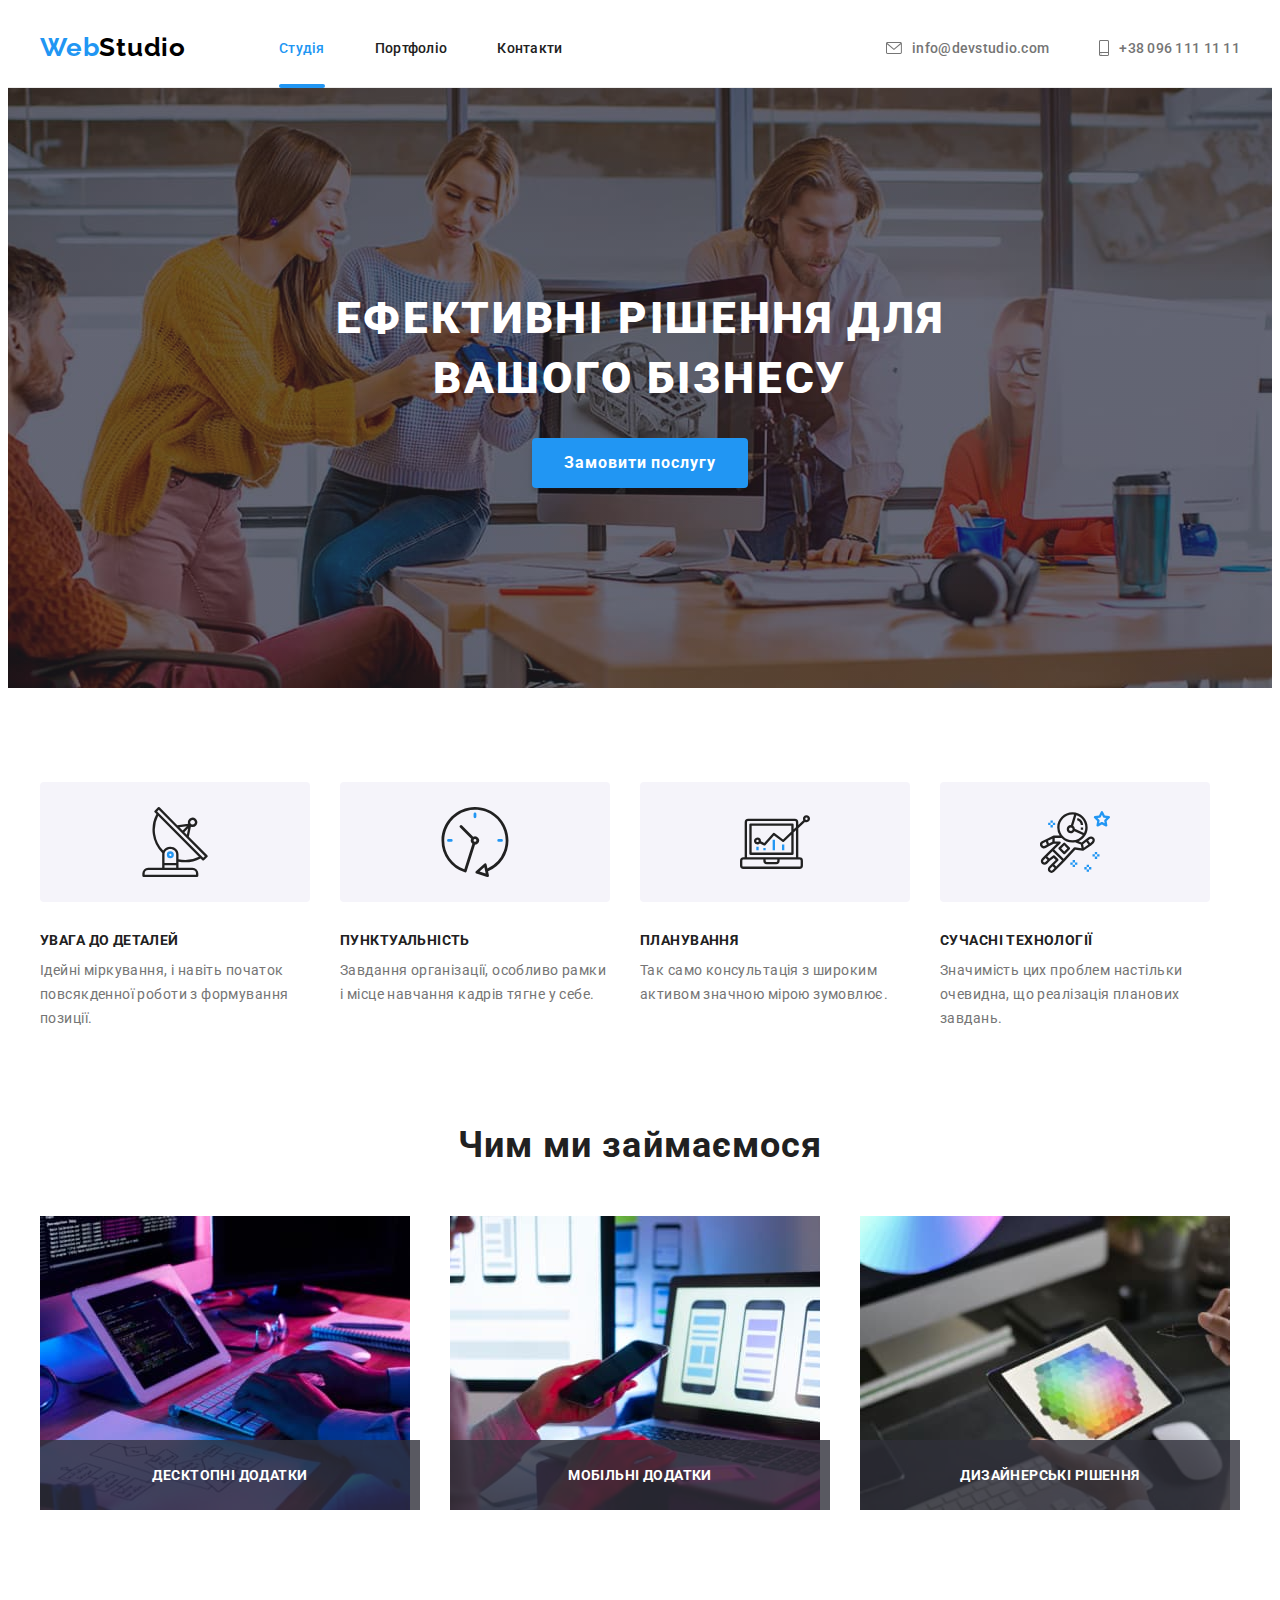
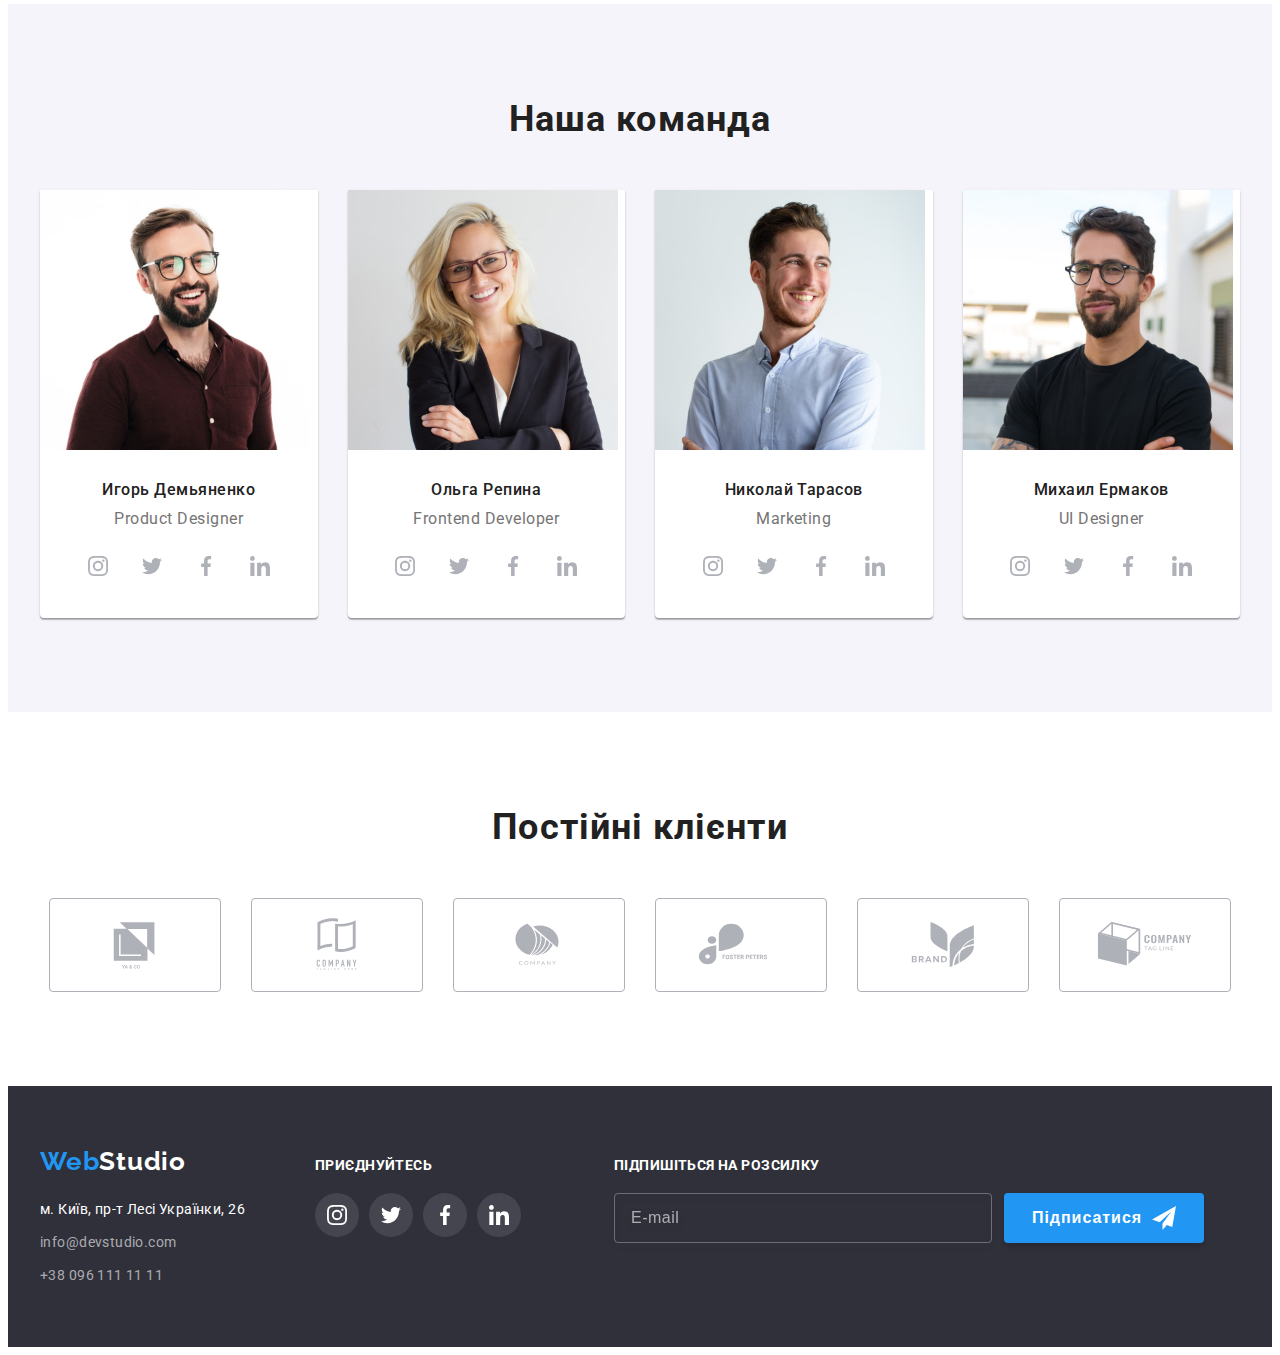
<file: index.html>
<!DOCTYPE html>
<html lang="uk">
  <head>
    <meta charset="UTF-8" />
    <meta http-equiv="X-UA-Compatible" content="IE=edge" />
    <meta name="viewport" content="width=device-width, initial-scale=1.0" />
    <title>Студія</title>
    <link
      rel="stylesheet"
      href="https://cdnjs.cloudflare.com/ajax/libs/modern-normalize/1.1.0/modern-normalize.min.css"
      integrity="sha512-wpPYUAdjBVSE4KJnH1VR1HeZfpl1ub8YT/NKx4PuQ5NmX2tKuGu6U/JRp5y+Y8XG2tV+wKQpNHVUX03MfMFn9Q=="
      crossorigin="anonymous"
      referrerpolicy="no-referrer"
    />
    <link rel="preconnect" href="https://fonts.googleapis.com" />
    <link rel="preconnect" href="https://fonts.gstatic.com" crossorigin />
    <link
      href="https://fonts.googleapis.com/css2?family=Raleway:wght@700&family=Roboto:wght@400;500;700;900&display=swap"
      rel="stylesheet"
    />
    <link rel="stylesheet" href="./css/styles.css" />
  </head>
  <body>
    <header class="header">
      <div class="container header-container">
        <a class="logo-link logo-dark link" href="/"><span class="logo-blue">Web</span>Studio</a>
        <nav class="header-nav">
          <ul class="header-list list">
            <li class="header-item">
              <a class="header-link header-link-current link" href="./index.html">Студія</a>
            </li>
            <li class="header-item">
              <a class="header-link link" href="./portfolio.html">Портфоліо</a>
            </li>
            <li class="header-item">
              <a class="header-link link" href="#contacts">Контакти</a>
            </li>
          </ul>
        </nav>
        <ul class="contacts-list list">
          <li class="contacts-item">
            <a class="contacts-mail link" href="mailto:info@devstudio.com">
              <svg class="contacts-icon" width="16" height="12">
                <use href="./images/icons.svg#envelope"></use>
              </svg>
              <p class="mail">info@devstudio.com</p>
            </a>
          </li>
          <li class="contacts-item">
            <a class="contacts-phone link" href="tel:+380961111111">
              <svg class="contacts-icon" width="10" height="16">
                <use href="./images/icons.svg#smartphone"></use>
              </svg>
              <p class="tel">+38 096 111 11 11</p>
            </a>
          </li>
        </ul>
      </div>
    </header>
    <main>
      <section class="hero hero-section">
        <div class="container">
          <h1 class="main-title">Ефективні рішення для вашого бізнесу</h1>
          <button class="hero-btn" type="button" data-modal-open>Замовити послугу</button>
        </div>
      </section>
      <section class="qualities section">
        <div class="container qualities-container">
          <h2 class="visually-hidden">Особливості</h2>
          <ul class="qualities-list list">
            <li class="qualities-item">
              <div class="qualities-box">
                <svg class="qualities-icon" width="70" height="70">
                  <use href="./images/icons.svg#antenna"></use>
                </svg>
              </div>
              <h3 class="qualities-title">Увага до деталей</h3>
              <p class="qualities-desc">
                Ідейні міркування, і навіть початок повсякденної роботи з формування позиції.
              </p>
            </li>
            <li class="qualities-item">
              <div class="qualities-box">
                <svg class="qualities-icon" width="70" height="70">
                  <use href="./images/icons.svg#clock"></use>
                </svg>
              </div>
              <h3 class="qualities-title">Пунктуальність</h3>
              <p class="qualities-desc">
                Завдання організації, особливо рамки і місце навчання кадрів тягне у себе.
              </p>
            </li>
            <li class="qualities-item">
              <div class="qualities-box">
                <svg class="qualities-icon" width="70" height="70">
                  <use href="./images/icons.svg#diagram"></use>
                </svg>
              </div>
              <h3 class="qualities-title">Планування</h3>
              <p class="qualities-desc">
                Так само консультація з широким активом значною мірою зумовлює.
              </p>
            </li>
            <li class="qualities-item">
              <div class="qualities-box">
                <svg class="qualities-icon" width="70" height="70">
                  <use href="./images/icons.svg#astronaut"></use>
                </svg>
              </div>
              <h3 class="qualities-title">Сучасні технології</h3>
              <p class="qualities-desc">
                Значимість цих проблем настільки очевидна, що реалізація планових завдань.
              </p>
            </li>
          </ul>
        </div>
      </section>
      <section class="about about-section">
        <div class="container">
          <h2 class="about-title uppertitle">Чим ми займаємося</h2>
          <ul class="about-list card-set list">
            <li class="about-item card-set-item">
              <img
                class="about-img"
                src="./images/about/img_1.jpg"
                alt="Верстка"
                width="370"
                height="294"
              />
              <div class="about-overlay">
                <p class="about-overlay-text">Десктопні додатки</p>
              </div>
            </li>
            <li class="about-item card-set-item">
              <img
                class="about-img"
                src="./images/about/img_2.jpg"
                alt="Разработка дизайна"
                width="370"
                height="294"
              />
              <div class="about-overlay">
                <p class="about-overlay-text">Мобільні додатки</p>
              </div>
            </li>
            <li class="about-item card-set-item">
              <img
                class="about-img"
                src="./images/about/img_3.jpg"
                alt="Выбор цвета на планшете"
                width="370"
                height="294"
              />
              <div class="about-overlay">
                <p class="about-overlay-text">Дизайнерські рішення</p>
              </div>
            </li>
          </ul>
        </div>
      </section>
      <section class="team section">
        <div class="container">
          <h2 class="team-title uppertitle">Наша команда</h2>
          <ul class="team-list card-set list">
            <li class="team-item card-set-item">
              <img
                class="team-img"
                src="./images/team/team_1.jpg"
                alt="Игорь Демьяненко"
                width="270"
                height="260"
              />
              <div class="team-info">
                <h3 class="team-name">Игорь Демьяненко</h3>
                <p class="team-desc" lang="en">Product Designer</p>
                <ul class="list socials">
                  <li>
                    <a
                      class="link social-links"
                      href=""
                      target="_blank"
                      rel="noopener noreferrer"
                      aria-label="instagram"
                    >
                      <svg class="social-icon" width="20" height="20">
                        <use href="./images/icons.svg#instagram"></use>
                      </svg>
                    </a>
                  </li>
                  <li>
                    <a
                      class="link social-links"
                      href=""
                      target="_blank"
                      rel="noopener noreferrer"
                      aria-label="twitter"
                    >
                      <svg class="social-icon" width="20" height="20">
                        <use href="./images/icons.svg#twitter"></use>
                      </svg>
                    </a>
                  </li>
                  <li>
                    <a
                      class="link social-links"
                      href=""
                      target="_blank"
                      rel="noopener noreferrer"
                      aria-label="facebook"
                    >
                      <svg class="social-icon" width="20" height="20">
                        <use href="./images/icons.svg#facebook"></use>
                      </svg>
                    </a>
                  </li>
                  <li>
                    <a
                      class="link social-links"
                      href=""
                      target="_blank"
                      rel="noopener noreferrer"
                      aria-label="linkedin"
                    >
                      <svg class="social-icon" width="20" height="20">
                        <use href="./images/icons.svg#linkedin"></use>
                      </svg>
                    </a>
                  </li>
                </ul>
              </div>
            </li>
            <li class="team-item card-set-item">
              <img
                class="team-img"
                src="./images/team/team_2.jpg"
                alt="Ольга Репина"
                width="270"
                height="260"
              />
              <div class="team-info">
                <h3 class="team-name">Ольга Репина</h3>
                <p class="team-desc" lang="en">Frontend Developer</p>
                <ul class="list socials">
                  <li>
                    <a
                      class="link social-links"
                      href=""
                      target="_blank"
                      rel="noopener noreferrer"
                      aria-label="instagram"
                    >
                      <svg class="social-icon" width="20" height="20">
                        <use href="./images/icons.svg#instagram"></use>
                      </svg>
                    </a>
                  </li>
                  <li>
                    <a
                      class="link social-links"
                      href=""
                      target="_blank"
                      rel="noopener noreferrer"
                      aria-label="twitter"
                    >
                      <svg class="social-icon" width="20" height="20">
                        <use href="./images/icons.svg#twitter"></use>
                      </svg>
                    </a>
                  </li>
                  <li>
                    <a
                      class="link social-links"
                      href=""
                      target="_blank"
                      rel="noopener noreferrer"
                      aria-label="facebook"
                    >
                      <svg class="social-icon" width="20" height="20">
                        <use href="./images/icons.svg#facebook"></use>
                      </svg>
                    </a>
                  </li>
                  <li>
                    <a
                      class="link social-links"
                      href=""
                      target="_blank"
                      rel="noopener noreferrer"
                      aria-label="linkedin"
                    >
                      <svg class="social-icon" width="20" height="20">
                        <use href="./images/icons.svg#linkedin"></use>
                      </svg>
                    </a>
                  </li>
                </ul>
              </div>
            </li>
            <li class="team-item card-set-item">
              <img
                class="team-img"
                src="./images/team/team_3.jpg"
                alt="Николай Тарасов"
                width="270"
                height="260"
              />
              <div class="team-info">
                <h3 class="team-name">Николай Тарасов</h3>
                <p class="team-desc" lang="en">Marketing</p>
                <ul class="list socials">
                  <li>
                    <a
                      class="link social-links"
                      href=""
                      target="_blank"
                      rel="noopener noreferrer"
                      aria-label="instagram"
                    >
                      <svg class="social-icon" width="20" height="20">
                        <use href="./images/icons.svg#instagram"></use>
                      </svg>
                    </a>
                  </li>
                  <li>
                    <a
                      class="link social-links"
                      href=""
                      target="_blank"
                      rel="noopener noreferrer"
                      aria-label="twitter"
                    >
                      <svg class="social-icon" width="20" height="20">
                        <use href="./images/icons.svg#twitter"></use>
                      </svg>
                    </a>
                  </li>
                  <li>
                    <a
                      class="link social-links"
                      href=""
                      target="_blank"
                      rel="noopener noreferrer"
                      aria-label="facebook"
                    >
                      <svg class="social-icon" width="20" height="20">
                        <use href="./images/icons.svg#facebook"></use>
                      </svg>
                    </a>
                  </li>
                  <li>
                    <a
                      class="link social-links"
                      href=""
                      target="_blank"
                      rel="noopener noreferrer"
                      aria-label="linkedin"
                    >
                      <svg class="social-icon" width="20" height="20">
                        <use href="./images/icons.svg#linkedin"></use>
                      </svg>
                    </a>
                  </li>
                </ul>
              </div>
            </li>
            <li class="team-item card-set-item">
              <img
                class="team-img"
                src="./images/team/team_4.jpg"
                alt="Михаил Ермаков"
                width="270"
                height="260"
              />
              <div class="team-info">
                <h3 class="team-name">Михаил Ермаков</h3>
                <p class="team-desc" lang="en">UI Designer</p>
                <ul class="list socials">
                  <li>
                    <a
                      class="link social-links"
                      href=""
                      target="_blank"
                      rel="noopener noreferrer"
                      aria-label="instagram"
                    >
                      <svg class="social-icon" width="20" height="20">
                        <use href="./images/icons.svg#instagram"></use>
                      </svg>
                    </a>
                  </li>
                  <li>
                    <a
                      class="link social-links"
                      href=""
                      target="_blank"
                      rel="noopener noreferrer"
                      aria-label="twitter"
                    >
                      <svg class="social-icon" width="20" height="20">
                        <use href="./images/icons.svg#twitter"></use>
                      </svg>
                    </a>
                  </li>
                  <li>
                    <a
                      class="link social-links"
                      href=""
                      target="_blank"
                      rel="noopener noreferrer"
                      aria-label="facebook"
                    >
                      <svg class="social-icon" width="20" height="20">
                        <use href="./images/icons.svg#facebook"></use>
                      </svg>
                    </a>
                  </li>
                  <li>
                    <a
                      class="link social-links"
                      href=""
                      target="_blank"
                      rel="noopener noreferrer"
                      aria-label="linkedin"
                    >
                      <svg class="social-icon" width="20" height="20">
                        <use href="./images/icons.svg#linkedin"></use>
                      </svg>
                    </a>
                  </li>
                </ul>
              </div>
            </li>
          </ul>
        </div>
      </section>
      <section class="clients section">
        <div class="container clients-container">
          <h2 class="clients-title uppertitle">Постійні клієнти</h2>
          <ul class="list clients-list">
            <li>
              <a
                class="link clients-link"
                href=""
                target="_blank"
                rel="noopener noreferrer"
                aria-label="Логотип YA&CO"
              >
                <svg class="clients-icon" width="106" height="60">
                  <use href="./images/icons.svg#logo-1"></use>
                </svg>
              </a>
            </li>
            <li>
              <a
                class="link clients-link"
                href=""
                target="_blank"
                rel="noopener noreferrer"
                aria-label="Логотип Company Tagline Here"
              >
                <svg class="clients-icon" width="106" height="60">
                  <use href="./images/icons.svg#logo-2"></use>
                </svg>
              </a>
            </li>
            <li>
              <a
                class="link clients-link"
                href=""
                target="_blank"
                rel="noopener noreferrer"
                aria-label="Логотип Company"
              >
                <svg class="clients-icon" width="106" height="60">
                  <use href="./images/icons.svg#logo-3"></use>
                </svg>
              </a>
            </li>
            <li>
              <a
                class="link clients-link"
                href=""
                target="_blank"
                rel="noopener noreferrer"
                aria-label="Логотип Foster Peters"
              >
                <svg class="clients-icon" width="106" height="60">
                  <use href="./images/icons.svg#logo-4"></use>
                </svg>
              </a>
            </li>
            <li>
              <a
                class="link clients-link"
                href=""
                target="_blank"
                rel="noopener noreferrer"
                aria-label="Логотип Brand"
              >
                <svg class="clients-icon" width="106" height="60">
                  <use href="./images/icons.svg#logo-5"></use>
                </svg>
              </a>
            </li>
            <li>
              <a
                class="link clients-link"
                href=""
                target="_blank"
                rel="noopener noreferrer"
                aria-label="Логотип Company Tag Line"
              >
                <svg class="clients-icon" width="106" height="60">
                  <use href="./images/icons.svg#logo-6"></use>
                </svg>
              </a>
            </li>
          </ul>
        </div>
      </section>
    </main>
    <footer class="footer footer-section" id="contacts">
      <div class="container footer-container">
        <div class="contacts-info">
          <a class="logo-link logo-light link" href="/"><span class="logo-blue">Web</span>Studio</a>
          <address class="address">
            <ul class="contacts-list-footer list">
              <li class="contacts-item">
                <a
                  class="contacts-link link contacts-address"
                  href="https://goo.gl/maps/ui562nuqvZJxwnjEA"
                  target="_blank"
                  rel="noopener noreferrer"
                  >м. Київ, пр-т Лесі Українки, 26</a
                >
              </li>
              <li class="contacts-item">
                <a class="contacts-link link contacts-mail-tel" href="mailto:info@devstudio.com"
                  >info@devstudio.com</a
                >
              </li>
              <li class="contacts-item">
                <a class="contacts-link link contacts-mail-tel" href="tel:+380961111111"
                  >+38 096 111 11 11</a
                >
              </li>
            </ul>
          </address>
        </div>
        <div class="contacts-join">
          <h2 class="join-title">Приєднуйтесь</h2>
          <ul class="list socials">
            <li>
              <a
                class="link social-links footer-links"
                href=""
                target="_blank"
                rel="noopener noreferrer"
                aria-label="instagram"
              >
                <svg class="social-icon-footer" width="20" height="20">
                  <use href="./images/icons.svg#instagram"></use>
                </svg>
              </a>
            </li>
            <li>
              <a
                class="link social-links footer-links"
                href=""
                target="_blank"
                rel="noopener noreferrer"
                aria-label="twitter"
              >
                <svg class="social-icon-footer" width="20" height="20">
                  <use href="./images/icons.svg#twitter"></use>
                </svg>
              </a>
            </li>
            <li>
              <a
                class="link social-links footer-links"
                href=""
                target="_blank"
                rel="noopener noreferrer"
                aria-label="facebook"
              >
                <svg class="social-icon-footer" width="20" height="20">
                  <use href="./images/icons.svg#facebook"></use>
                </svg>
              </a>
            </li>
            <li>
              <a
                class="link social-links footer-links"
                href=""
                target="_blank"
                rel="noopener noreferrer"
                aria-label="linkedin"
              >
                <svg class="social-icon-footer" width="20" height="20">
                  <use href="./images/icons.svg#linkedin"></use>
                </svg>
              </a>
            </li>
          </ul>
        </div>
        <div class="footer-modal">
          <h2 class="footer-modal-title">Підпишіться на розсилку</h2>
          <form class="footer-modal-form" name="footer-modal-form" autocomplete="off">
            <input
              class="footer-modal-input"
              type="email"
              name="email"
              placeholder="E-mail"
              required
            />
            <button class="footer-modal-btn" type="submit">
              <p class="modal-btn-text">Підписатися</p>
              <svg class="footer-modal-icon" width="24" height="24">
                <use href="./images/icons.svg#icon-send"></use>
              </svg>
            </button>
          </form>
        </div>
      </div>
    </footer>
    <div class="backdrop is-hidden" data-modal>
      <div class="modal">
        <button class="modal-btn" data-modal-close>
          <svg class="modal-btn-icon" width="18" height="18">
            <use href="./images/icons.svg#close-icon"></use>
          </svg>
        </button>
        <form class="modal-form">
          <strong class="form-title">Залиште свої дані, ми вам передзвонимо</strong>
          <div class="register-form-group" role="group">
            <label class="form-group">
              <span class="form-label">Ім'я</span>
              <input class="form-input" type="text" name="user-name" required />
              <svg class="modal-icon" width="18" height="18">
                <use href="./images/icons.svg#person-modal"></use>
              </svg>
            </label>
            <label class="form-group">
              <span class="form-label">Телефон</span>
              <input class="form-input" type="tel" name="user-phone" required />
              <svg class="modal-icon" width="18" height="18">
                <use href="./images/icons.svg#phone-modal"></use>
              </svg>
            </label>
            <label class="form-group">
              <span class="form-label">Пошта</span>
              <input class="form-input" type="email" name="user-email" required />
              <svg class="modal-icon" width="18" height="18">
                <use href="./images/icons.svg#email-modal"></use>
              </svg>
            </label>
            <label class="form-group-textarea">
              <span class="form-label">Коментар</span>
              <textarea
                class="form-textarea"
                name="user-comment"
                placeholder="Введіть текст"
              ></textarea>
            </label>
          </div>

          <label class="form-group-checkbox">
            <input class="visually-hidden checkbox" type="checkbox" name="agreement" />
            <svg class="checkbox-icon" width="16" height="15">
              <use class="checkbox-none" href="./images/icons.svg#checkbox-none"></use>
              <use class="checkbox-yes" href="./images/icons.svg#checkbox-yes"></use>
            </svg>
            <span class="form-policy"
              >Погоджуюся з розсилкою та приймаю
              <a class="link form-link" href="">Умови договору</a></span
            >
          </label>
          <button class="modal-btn-send" type="submit">Відправити</button>
        </form>
      </div>
    </div>
    <script src="./js/modal.js"></script>
  </body>
</html>
</file>
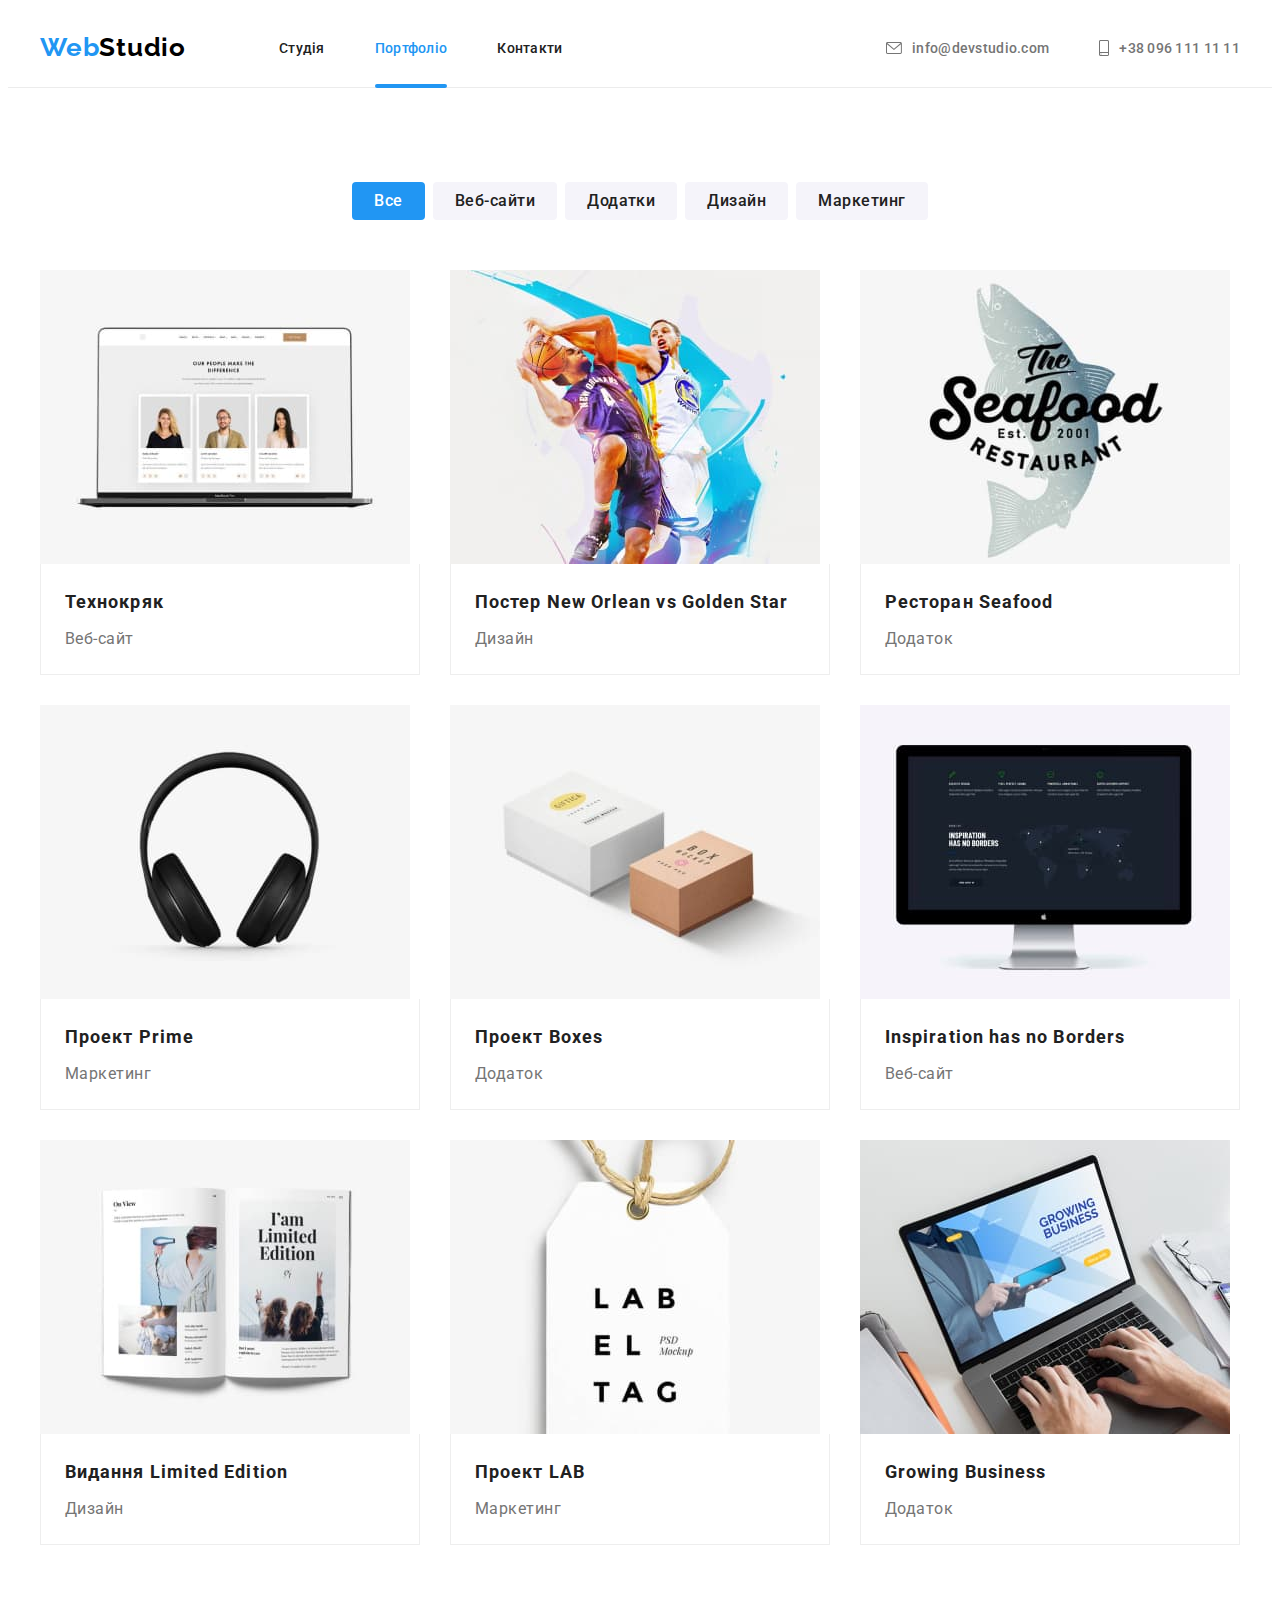
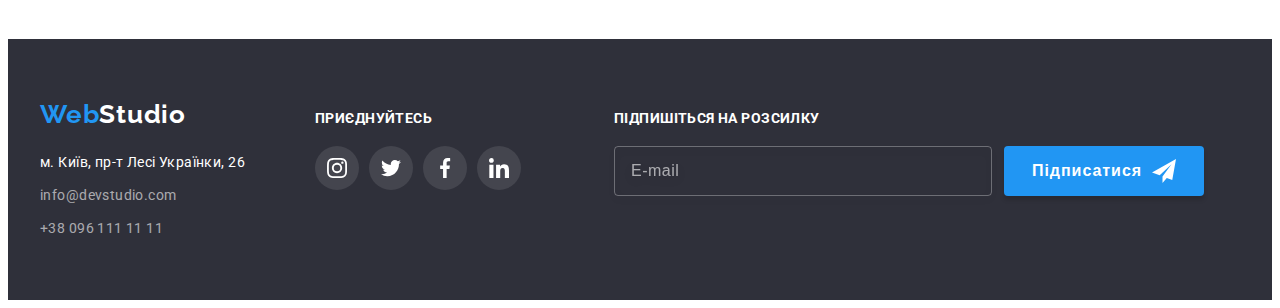
<file: portfolio.html>
<!DOCTYPE html>
<html lang="uk">
  <head>
    <meta charset="UTF-8" />
    <meta http-equiv="X-UA-Compatible" content="IE=edge" />
    <meta name="viewport" content="width=device-width, initial-scale=1.0" />
    <title>Портфоліо</title>
    <link
      rel="stylesheet"
      href="https://cdnjs.cloudflare.com/ajax/libs/modern-normalize/1.1.0/modern-normalize.min.css"
      integrity="sha512-wpPYUAdjBVSE4KJnH1VR1HeZfpl1ub8YT/NKx4PuQ5NmX2tKuGu6U/JRp5y+Y8XG2tV+wKQpNHVUX03MfMFn9Q=="
      crossorigin="anonymous"
      referrerpolicy="no-referrer"
    />
    <link rel="preconnect" href="https://fonts.googleapis.com" />
    <link rel="preconnect" href="https://fonts.gstatic.com" crossorigin />
    <link
      href="https://fonts.googleapis.com/css2?family=Raleway:wght@700&family=Roboto:wght@400;500;700;900&display=swap"
      rel="stylesheet"
    />
    <link rel="stylesheet" href="./css/styles.css" />
  </head>
  <body>
    <header class="header">
      <div class="container header-container">
        <a class="logo-link logo-dark link" href="/"><span class="logo-blue">Web</span>Studio</a>
        <nav class="header-nav">
          <ul class="header-list list">
            <li class="header-item">
              <a class="header-link link" href="./index.html">Студія</a>
            </li>
            <li class="header-item">
              <a class="header-link header-link-current link" href="./portfolio.html">Портфоліо</a>
            </li>
            <li class="header-item">
              <a class="header-link link" href="#contacts">Контакти</a>
            </li>
          </ul>
        </nav>
        <ul class="contacts-list list">
          <li class="contacts-item">
            <a class="contacts-mail link" href="mailto:info@devstudio.com">
              <svg class="contacts-icon" width="16" height="12">
                <use href="./images/icons.svg#envelope"></use>
              </svg>
              <p class="mail">info@devstudio.com</p>
            </a>
          </li>
          <li class="contacts-item">
            <a class="contacts-phone link" href="tel:+380961111111">
              <svg class="contacts-icon" width="10" height="16">
                <use href="./images/icons.svg#smartphone"></use>
              </svg>
              <p class="tel">+38 096 111 11 11</p>
            </a>
          </li>
        </ul>
      </div>
    </header>
    <main>
      <section class="portfolio section">
        <div class="container">
          <h1 class="visually-hidden">Портфоліо</h1>
          <ul class="filter-list list">
            <li class="filter-items">
              <button class="filter-btn filter-current-btn" type="button">Все</button>
            </li>
            <li class="filter-items">
              <button class="filter-btn filter-others-btn" type="button">Веб-сайти</button>
            </li>
            <li class="filter-items">
              <button class="filter-btn filter-others-btn" type="button">Додатки</button>
            </li>
            <li class="filter-items">
              <button class="filter-btn filter-others-btn" type="button">Дизайн</button>
            </li>
            <li class="filter-items">
              <button class="filter-btn filter-others-btn" type="button">Маркетинг</button>
            </li>
          </ul>
          <ul class="portfolio-list card-set list">
            <li class="portfolio-items card-set-item">
              <a href class="link portfolio-link">
                <div class="portfolio-thumb">
                  <img
                    class="portfolio-img"
                    src="./images/portfolio/img_1.jpg"
                    alt="Дизайн веб-сайта"
                    width="370"
                    height="294"
                  />
                  <div class="potrfolio-overlay">
                    <p class="potrfolio-overlay-text">
                      Ресурс пропонує комплексні пропозиції з різним рівнем функціоналу та сервісів.
                      Все це дозволить відвідувачу отримати вичерпні відомості про компанію чи
                      приватну особу.
                    </p>
                  </div>
                </div>
                <div class="portfolio-info">
                  <h2 class="portfolio-title">Технокряк</h2>
                  <p class="portfolio-desc">Веб-сайт</p>
                </div>
              </a>
            </li>
            <li class="portfolio-items card-set-item">
              <a href class="link portfolio-link">
                <div class="portfolio-thumb">
                  <img
                    class="portfolio-img"
                    src="./images/portfolio/img_2.jpg"
                    alt="Постер с баскетболистами"
                    width="370"
                    height="294"
                  />
                  <div class="potrfolio-overlay">
                    <p class="potrfolio-overlay-text">
                      Ресурс пропонує комплексні пропозиції з різним рівнем функціоналу та сервісів.
                      Все це дозволить відвідувачу отримати вичерпні відомості про компанію чи
                      приватну особу.
                    </p>
                  </div>
                </div>
                <div class="portfolio-info">
                  <h2 class="portfolio-title">Постер New Orlean vs Golden Star</h2>
                  <p class="portfolio-desc">Дизайн</p>
                </div>
              </a>
            </li>
            <li class="portfolio-items card-set-item">
              <a href class="link portfolio-link">
                <div class="portfolio-thumb">
                  <img
                    class="portfolio-img"
                    src="./images/portfolio/img_3.jpg"
                    alt="Рыба и название ресторана Seafood"
                    width="370"
                    height="294"
                  />
                  <div class="potrfolio-overlay">
                    <p class="potrfolio-overlay-text">
                      Ресурс пропонує комплексні пропозиції з різним рівнем функціоналу та сервісів.
                      Все це дозволить відвідувачу отримати вичерпні відомості про компанію чи
                      приватну особу.
                    </p>
                  </div>
                </div>
                <div class="portfolio-info">
                  <h2 class="portfolio-title">Ресторан Seafood</h2>
                  <p class="portfolio-desc">Додаток</p>
                </div>
              </a>
            </li>
            <li class="portfolio-items card-set-item">
              <a href class="link portfolio-link">
                <div class="portfolio-thumb">
                  <img
                    class="portfolio-img"
                    src="./images/portfolio/img_4.jpg"
                    alt="Наушники"
                    width="370"
                    height="294"
                  />
                  <div class="potrfolio-overlay">
                    <p class="potrfolio-overlay-text">
                      Ресурс пропонує комплексні пропозиції з різним рівнем функціоналу та сервісів.
                      Все це дозволить відвідувачу отримати вичерпні відомості про компанію чи
                      приватну особу.
                    </p>
                  </div>
                </div>
                <div class="portfolio-info">
                  <h2 class="portfolio-title">Проект Prime</h2>
                  <p class="portfolio-desc">Маркетинг</p>
                </div>
              </a>
            </li>
            <li class="portfolio-items card-set-item">
              <a href class="link portfolio-link">
                <div class="portfolio-thumb">
                  <img
                    class="portfolio-img"
                    src="./images/portfolio/img_5.jpg"
                    alt="Коробки"
                    width="370"
                    height="294"
                  />
                  <div class="potrfolio-overlay">
                    <p class="potrfolio-overlay-text">
                      Ресурс пропонує комплексні пропозиції з різним рівнем функціоналу та сервісів.
                      Все це дозволить відвідувачу отримати вичерпні відомості про компанію чи
                      приватну особу.
                    </p>
                  </div>
                </div>
                <div class="portfolio-info">
                  <h2 class="portfolio-title">Проект Boxes</h2>
                  <p class="portfolio-desc">Додаток</p>
                </div>
              </a>
            </li>
            <li class="portfolio-items card-set-item">
              <a href class="link portfolio-link">
                <div class="portfolio-thumb">
                  <img
                    class="portfolio-img"
                    src="./images/portfolio/img_6.jpg"
                    alt="Монитор ПК"
                    width="370"
                    height="294"
                  />
                  <div class="potrfolio-overlay">
                    <p class="potrfolio-overlay-text">
                      Ресурс пропонує комплексні пропозиції з різним рівнем функціоналу та сервісів.
                      Все це дозволить відвідувачу отримати вичерпні відомості про компанію чи
                      приватну особу.
                    </p>
                  </div>
                </div>
                <div class="portfolio-info">
                  <h2 class="portfolio-title" lang="en">Inspiration has no Borders</h2>
                  <p class="portfolio-desc">Веб-сайт</p>
                </div>
              </a>
            </li>
            <li class="portfolio-items card-set-item">
              <a href class="link portfolio-link">
                <div class="portfolio-thumb">
                  <img
                    class="portfolio-img"
                    src="./images/portfolio/img_7.jpg"
                    alt="Открытая книга"
                    width="370"
                    height="294"
                  />
                  <div class="potrfolio-overlay">
                    <p class="potrfolio-overlay-text">
                      Ресурс пропонує комплексні пропозиції з різним рівнем функціоналу та сервісів.
                      Все це дозволить відвідувачу отримати вичерпні відомості про компанію чи
                      приватну особу.
                    </p>
                  </div>
                </div>
                <div class="portfolio-info">
                  <h2 class="portfolio-title">Видання Limited Edition</h2>
                  <p class="portfolio-desc">Дизайн</p>
                </div>
              </a>
            </li>
            <li class="portfolio-items card-set-item">
              <a href class="link portfolio-link">
                <div class="portfolio-thumb">
                  <img
                    class="portfolio-img"
                    src="./images/portfolio/img_8.jpg"
                    alt="Бирка с надписью"
                    width="370"
                    height="294"
                  />
                  <div class="potrfolio-overlay">
                    <p class="potrfolio-overlay-text">
                      Ресурс пропонує комплексні пропозиції з різним рівнем функціоналу та сервісів.
                      Все це дозволить відвідувачу отримати вичерпні відомості про компанію чи
                      приватну особу.
                    </p>
                  </div>
                </div>
                <div class="portfolio-info">
                  <h2 class="portfolio-title">Проект LAB</h2>
                  <p class="portfolio-desc">Маркетинг</p>
                </div>
              </a>
            </li>
            <li class="portfolio-items card-set-item">
              <a href class="link portfolio-link">
                <div class="portfolio-thumb">
                  <img
                    class="portfolio-img"
                    src="./images/portfolio/img_9.jpg"
                    alt="Человек за ноутбуком"
                    width="370"
                    height="294"
                  />
                  <div class="potrfolio-overlay">
                    <p class="potrfolio-overlay-text">
                      Ресурс пропонує комплексні пропозиції з різним рівнем функціоналу та сервісів.
                      Все це дозволить відвідувачу отримати вичерпні відомості про компанію чи
                      приватну особу.
                    </p>
                  </div>
                </div>
                <div class="portfolio-info">
                  <h2 class="portfolio-title" lang="en">Growing Business</h2>
                  <p class="portfolio-desc">Додаток</p>
                </div>
              </a>
            </li>
          </ul>
        </div>
      </section>
    </main>
    <footer class="footer footer-section" id="contacts">
      <div class="container footer-container">
        <div class="contacts-info">
          <a class="logo-link logo-light link" href="/"><span class="logo-blue">Web</span>Studio</a>
          <address class="address">
            <ul class="contacts-list-footer list">
              <li class="contacts-item">
                <a
                  class="contacts-link link contacts-address"
                  href="https://goo.gl/maps/ui562nuqvZJxwnjEA"
                  target="_blank"
                  rel="noopener noreferrer"
                  >м. Київ, пр-т Лесі Українки, 26</a
                >
              </li>
              <li class="contacts-item">
                <a class="contacts-link link contacts-mail-tel" href="mailto:info@devstudio.com"
                  >info@devstudio.com</a
                >
              </li>
              <li class="contacts-item">
                <a class="contacts-link link contacts-mail-tel" href="tel:+380961111111"
                  >+38 096 111 11 11</a
                >
              </li>
            </ul>
          </address>
        </div>
        <div class="contacts-join">
          <h2 class="join-title">Приєднуйтесь</h2>
          <ul class="list socials">
            <li>
              <a
                class="link social-links footer-links"
                href=""
                target="_blank"
                rel="noopener noreferrer"
                aria-label="instagram"
              >
                <svg class="social-icon-footer" width="20" height="20">
                  <use href="./images/icons.svg#instagram"></use>
                </svg>
              </a>
            </li>
            <li>
              <a
                class="link social-links footer-links"
                href=""
                target="_blank"
                rel="noopener noreferrer"
                aria-label="twitter"
              >
                <svg class="social-icon-footer" width="20" height="20">
                  <use href="./images/icons.svg#twitter"></use>
                </svg>
              </a>
            </li>
            <li>
              <a
                class="link social-links footer-links"
                href=""
                target="_blank"
                rel="noopener noreferrer"
                aria-label="facebook"
              >
                <svg class="social-icon-footer" width="20" height="20">
                  <use href="./images/icons.svg#facebook"></use>
                </svg>
              </a>
            </li>
            <li>
              <a
                class="link social-links footer-links"
                href=""
                target="_blank"
                rel="noopener noreferrer"
                aria-label="linkedin"
              >
                <svg class="social-icon-footer" width="20" height="20">
                  <use href="./images/icons.svg#linkedin"></use>
                </svg>
              </a>
            </li>
          </ul>
        </div>
        <div class="footer-modal">
          <h2 class="footer-modal-title">Підпишіться на розсилку</h2>
          <form class="footer-modal-form" name="footer-modal-form" autocomplete="off">
            <input
              class="footer-modal-input"
              type="email"
              name="email"
              placeholder="E-mail"
              required
            />
            <button class="footer-modal-btn" type="submit">
              <p class="modal-btn-text">Підписатися</p>
              <svg class="footer-modal-icon" width="24" height="24">
                <use href="./images/icons.svg#icon-send"></use>
              </svg>
            </button>
          </form>
        </div>
      </div>
    </footer>
  </body>
</html>
</file>
<file: css/styles.css>
:root {
    /* fonts */
    --main-font: "Roboto", sans-serif;
    --secondary-font: "Raleway", sans-serif;
    /* text colors */
    --main-txt-cl: #212121;
    --accent-txt-cl: #2196F3;
    --logo-cl: #000000;
    --secondary-txt-cl: #757575;
    --white-txt-cl: #fff;
    --contacts-cl: rgba(255, 255, 255, 0.6);
    /* bg colors */
    --dark-bg-cl: #2F303A;
    --btn-hover-cl: #188CE8;
    --light-bg-cl: #F5F4FA;
    /* others */
    --indent: 30px;
    --items: 3;
    --transition: 250ms cubic-bezier(0.4, 0, 0.2, 1);
}

body {
    font-family: var(--main-font);
    color: var(--main-txt-cl)
}

h1,
h2,
h3,
p {
    margin: 0;
}
img {
    display: block;
}
.link {
    text-decoration: none;
    color: currentColor;
}
.list {
    list-style: none;
    padding: 0;
    margin: 0;
}
.card-set {
    display: flex;
    flex-wrap: wrap;
    gap: var(--indent);
}
.card-set-item {
    flex-basis: calc((100% - var(--indent) * (var(--items) - 1)) / var(--items));
}
.uppertitle {
    margin-bottom: 50px;
    font-size: 36px;
    line-height: calc(42 / 36);
    text-align: center;
    letter-spacing: 0.03em;
}

.container {
    width: 1200px;
    padding-left: 15px;
    padding-right: 15px;
    margin-left: auto;
    margin-right: auto;
}

.section {
    padding-top: 94px;
    padding-bottom: 94px;
}
.hero-section {
    padding-top: 200px;
    padding-bottom: 200px;
}
.about-section {
    padding-bottom: 94px;
}
.footer-section {
    padding-top: 60px;
    padding-bottom: 60px;
}

/* Header */

.header {
    border-bottom: 1px solid #ECECEC;
}
.header-container {
    display: flex;
    align-items: center;
}

.header-nav {
    margin-right: auto;
}

.header-list,
.contacts-list {
    display: flex;
    gap: 50px;
}

.logo-link {
    font-family: var(--secondary-font);
    font-weight: 700;
    font-size: 26px;
    line-height: calc(31 / 26);
    letter-spacing: 0.03em;
    margin-right: 93px;
}
.logo-dark {
    color: var(--logo-cl);
}
.logo-light {
    color: var(--white-txt-cl);
}
.logo-blue {
    color: var(--accent-txt-cl);
}
.header-link {
    display: block;
    padding-top: 32px;
    padding-bottom: 31px;
    font-weight: 500;
    font-size: 14px;
    line-height: calc(16 / 14);
    letter-spacing: 0.02em;
    transition: color var(--transition);
}

.header-link:hover,
.header-link:focus {
    color: var(--accent-txt-cl);
}

.header-link-current {
    color: var(--accent-txt-cl);
    position: relative;
}

.header-link-current::after {    
    content: '';
    position: absolute;
    bottom: -1px;
    left: 0;
    display: block;
    width: 100%;
    height: 4px;
    border-radius: 2px;
    background-color: var(--accent-txt-cl);
}

.contacts-phone,
.contacts-mail {
    display: flex;
    align-items: center;
    padding-top: 32px;
    padding-bottom: 31px;
    font-weight: 500;
    font-size: 14px;
    line-height: calc(16 / 14);
    letter-spacing: 0.02em;
    color: var(--secondary-txt-cl);
}
.tel,
.mail {
    transition: color var(--transition)
}

.contacts-icon {
    margin-right: 10px;
    fill: var(--secondary-txt-cl);
    transition: fill var(--transition);
}
.contacts-mail:hover .contacts-icon,
.contacts-mail:focus .contacts-icon,
.contacts-mail:hover .mail,
.contacts-mail:focus .mail,
.contacts-phone:hover .contacts-icon,
.contacts-phone:focus .contacts-icon,
.contacts-phone:hover .tel,
.contacts-phone:focus .tel {
    fill: var(--accent-txt-cl);
    color: var(--accent-txt-cl);
}

/* Hero */

.hero {
    max-width: 1600px;
    margin-left: auto;
    margin-right: auto;
    background-color: #c4c4c4;
    background-image: linear-gradient(to right, rgba(47, 48, 58, 0.4), rgba(47, 48, 58, 0.4)),
    url(../images/hero/hero-bg.jpg);
    background-repeat: no-repeat;
    background-position: center;
}

.main-title {
    margin: 0 auto;
    width: 696px;
    margin-bottom: var(--indent);
    font-weight: 900;
    font-size: 44px;
    line-height: calc(60 / 44);
    text-align: center;
    letter-spacing: 0.06em;
    text-transform: uppercase;
    color: var(--white-txt-cl);
}
.hero-btn {
    display: block;
    margin: 0 auto;
    padding: 10px 32px;
    font-family: inherit;
    font-weight: 700;
    font-size: 16px;
    line-height: calc(30 / 16);
    letter-spacing: 0.06em;
    color: var(--white-txt-cl);
    cursor: pointer;
    background-color: var(--accent-txt-cl);
    border: 0;
    box-shadow: 0px 4px 4px rgba(0, 0, 0, 0.15);
    border-radius: 4px;
    transition: background-color var(--transition);
}

.hero-btn:hover,
.hero-btn:focus {
    background-color: var(--btn-hover-cl);
}

/* Qualities */

.qualities-container {
    display: flex;
}

.qualities-list,
.team-list {
    display: flex;
    gap: var(--indent);
}

.qualities-item {
    width: 270px;
}

.visually-hidden {
    position: absolute;
    white-space: nowrap;
    width: 1px;
    height: 1px;
    overflow: hidden;
    border: 0;
    padding: 0;
    clip: rect(0 0 0 0);
    clip-path: inset(50%);
    margin: -1px;
  }

.qualities-title {
    margin-bottom: 10px;
    font-size: 14px;
    line-height: calc(16 / 14);
    letter-spacing: 0.03em;
    text-transform: uppercase;
}
.qualities-desc {
    font-size: 14px;
    line-height: calc(24 / 14);
    letter-spacing: 0.03em;
    color: var(--secondary-txt-cl);
}
.qualities-box {
    display: flex;
    align-items: center;
    justify-content: center;
    width: 270px;
    height: 120px;
    margin-bottom: 30px;
    background-color: #F5F4FA;
    border-radius: 4px;
}

/* About */

.about-list {
    display: flex;
    gap: var(--indent);
}
.about-item {
    position: relative;
}
.about-overlay {
    position: absolute;
    bottom: 0;
    left: 0;
    width: 100%;
    height: 70px;
    display: flex;
    align-items: center;
    justify-content: center;
    background-color: rgba(47, 48, 58, 0.8);
}
.about-overlay-text {
    font-weight: 700;
    font-size: 14px;
    line-height: calc(16 / 14);
    text-align: center;
    letter-spacing: 0.03em;
    text-transform: uppercase;    
    color: var(--white-txt-cl);
}

/* Team */

.team {
    background-color: var(--light-bg-cl);
}
.team-list {
    --items: 4;
}
.team-item {    
    background: var(--white-txt-cl);
    box-shadow: 0px 1px 3px rgba(0, 0, 0, 0.12), 0px 1px 1px rgba(0, 0, 0, 0.14), 0px 2px 1px rgba(0, 0, 0, 0.2);
    border-radius: 0px 0px 4px 4px;
}
.team-info {
    text-align: center;
    display: block;
    padding-bottom: var(--indent);
    padding-top: var(--indent);
}
.team-name {
    margin-bottom: 10px;
    font-weight: 500;
    font-size: 16px;
    line-height: calc(19 / 16);
    letter-spacing: 0.03em;
}
.team-desc {
    font-size: 16px;
    line-height: calc(19 / 16);
    letter-spacing: 0.03em;
    color: var(--secondary-txt-cl);
    margin-bottom: 16px;
}
.socials {
    display: flex;
    align-items: center;
    justify-content: center;
    gap: 10px;
}
.social-links {
    display: flex;
    align-items: center;
    justify-content: center;
    width: 44px;
    height: 44px;
    border-radius: 50%;
    transition: background-color var(--transition);
}
.social-links:hover,
.social-links:focus {
    background-color: var(--accent-txt-cl);
}
.social-links:hover .social-icon,
.social-links:focus .social-icon {
    fill: var(--white-txt-cl);
}
.social-icon {
    fill: #afb1b8;
    transition: fill var(--transition);
}


/* Clients */

.clients-list {
    display: flex;
    gap: 30px;
    justify-content: center;
}
.clients-link {
    display: flex;
    align-items: center;
    justify-content: center;
    width: 170px;
    height: 92px;
    border: 1px solid #AFB1B8;
    border-radius: 4px;
    transition: border var(--transition);
}
.clients-link:hover,
.clients-link:focus {
    border: 1px solid var(--accent-txt-cl);
}
.clients-icon {
    fill: #afb1b8;
    transition: fill var(--transition);
}
.clients-link:hover .clients-icon,
.clients-link:focus .clients-icon {
    fill: var(--accent-txt-cl);
}

/* Footer */

.footer {
    background-color: var(--dark-bg-cl);
}
.footer-container {
    display: flex;
    align-items: baseline;
}

.contacts-list-footer {
    display: flex;
    flex-direction: column;
    gap: 9px;
    margin-top: 20px;
    margin-right: 70px;
}
.contacts-join {
    margin-right: 93px;
}
.contacts-link {
    font-style: normal;
    font-size: 14px;
    line-height: calc(24 / 14);
    letter-spacing: 0.03em;
    transition: color var(--transition);
}
.contacts-address {
    color: var(--white-txt-cl);
}
.contacts-mail-tel {
    color: var(--contacts-cl);
}
.contacts-link:hover,
.contacts-link:focus {
    color: var(--accent-txt-cl);
}
.footer-links {
    background-color: rgba(255, 255, 255, 0.1);
}
.social-icon-footer {
    fill: var(--white-txt-cl);
}
.join-title,
.footer-modal-title {
    font-weight: 700;
    font-size: 14px;
    line-height: calc(16 / 14);
    letter-spacing: 0.03em;
    text-transform: uppercase;
    color: var(--white-txt-cl);
    margin-bottom: 20px;
}
.footer-modal-form {
    display: flex;
    
}
.footer-modal-btn,
.modal-btn-send {
    display: inline-flex;
    align-items: center;
    justify-content: center;
    width: 200px;
    height: 50px;
    background-color: var(--accent-txt-cl);
    border: 0;
    box-shadow: 0px 4px 4px rgba(0, 0, 0, 0.15);
    border-radius: 4px;
    cursor: pointer;
    font-weight: 700;
    font-size: 16px;
    line-height: calc(30 / 16);
    letter-spacing: 0.06em;
    color: var(--white-txt-cl);
    transition: background-color var(--transition);
    
   
}
.footer-modal-btn:focus,
.modal-btn-send:focus,
.footer-modal-btn:hover,
.modal-btn-send:hover {
    background-color: var(--btn-hover-cl);
}
.footer-modal-icon {
    fill: var(--white-txt-cl);
    margin-left: 10px;
    
}
.footer-modal-input {
    margin-right: 12px;
    width: 358px;
    border: 1px solid rgba(255, 255, 255, 0.3);
    filter: drop-shadow(0px 4px 4px rgba(0, 0, 0, 0.15));
    border-radius: 4px;
    background-color: transparent;
    font-size: 16px;
    line-height: 20px;
    letter-spacing: 0.03em;
    color: rgba(255, 255, 255, 0.6);
    padding-left: 16px;
    outline: transparent;
    transition: border-color var(--transition);
}
.footer-modal-input::placeholder {
    color: rgba(255, 255, 255, 0.6);
}


/* Portfolio */

.filter-list {
    display: flex;
    gap: 8px;
    justify-content: center;
    margin-bottom: 50px;
    
}
.filter-btn {
    padding: 6px 22px;
    font-family: inherit;
    font-weight: 500;
    font-size: 16px;
    line-height: calc(26 / 16);
    letter-spacing: 0.03em;
    cursor: pointer;
    border: 0;
    border-radius: 4px;
    transition: color var(--transition), background-color var(--transition), box-shadow var(--transition);
}
.filter-btn:hover,
.filter-btn:focus {
    color: var(--white-txt-cl);
    background-color: var(--accent-txt-cl);
    box-shadow: 0px 3px 1px rgba(0, 0, 0, 0.1), 0px 1px 2px rgba(0, 0, 0, 0.08), 0px 2px 2px rgba(0, 0, 0, 0.12);
}
.filter-current-btn {
    color: var(--white-txt-cl);
    background-color: var(--accent-txt-cl);
}
.filter-others-btn {
    color: currentColor;
    background-color: var(--light-bg-cl);
}
.portfolio-list {
    display: flex;
    flex-wrap: wrap;
    gap: var(--indent);
}
.portfolio-info {
    padding: 20px 24px;
    border: 1px solid #EEEEEE;
    border-top: none;
}
.portfolio-title {
    margin-bottom: 4px;
    font-size: 18px;
    line-height: calc(36 / 18);
    letter-spacing: 0.06em;
}
.portfolio-desc {
    font-size: 16px;
    line-height: calc(30 / 16);
    letter-spacing: 0.03em;
    color: var(--secondary-txt-cl);
}
.portfolio-items {
    transition: box-shadow var(--transition);
    
}
.portfolio-thumb {
    position: relative;
    overflow: hidden;
}

.portfolio-items:hover .potrfolio-overlay {
    transform: translateY(0);
}
.potrfolio-overlay {
    position: absolute;
    top: 0;
    left: 0;
    transform: translateY(100%);
    width: 100%;
    height: 100%;
    padding: 63px 24px;
    display: flex;
    align-items: center;
    justify-content: center;
    background-color: rgba(33, 150, 243, 0.9);
    transition: transform var(--transition);

}
.potrfolio-overlay-text {
    font-weight: 400;
    font-size: 18px;
    line-height: calc(28 / 18);     
    letter-spacing: 0.03em;    
    color: var(--white-txt-cl);
    user-select: none;
}


.portfolio-items:hover,
.portfolio-items:focus {
    box-shadow: 0px 1px 1px rgba(0, 0, 0, 0.12), 0px 4px 4px rgba(0, 0, 0, 0.06), 1px 4px 6px rgba(0, 0, 0, 0.16);
}

/* Modal window */

.backdrop {
    position: fixed;
    display: flex;
    align-items: center;
    justify-content: center;
    top: 0;
    left: 0;
    width: 100%;
    height: 100%;
    background-color: rgba(0, 0, 0, 0.2);
    transition: opacity var(--transition), visibility var(--transition);
}
.backdrop.is-hidden {
    opacity: 0;
    visibility: hidden;
    pointer-events: none;
}
.backdrop.is-hidden .modal {
    transform: translate(-50%, -50%) scale(0.3);
    
}
.modal {
    position: absolute;
    top: 50%;
    left: 50%;
    transform: translate(-50%,-50%) scale(1);
    width: 528px;
    
    background-color: var(--white-txt-cl);
    box-shadow: 0px 1px 3px rgba(0, 0, 0, 0.12), 0px 1px 1px rgba(0, 0, 0, 0.14), 0px 2px 1px rgba(0, 0, 0, 0.2);
    border-radius: 4px;
    transition: transform var(--transition);
}
.modal-btn {
    position: absolute;
    top: 8px;
    right: 8px;
    display: flex;
    align-items: center;
    justify-content: center;
    width: 30px;
    height: 30px;
    padding: 0;
    border-radius: 50%;
    border: 1px solid rgba(0, 0, 0, 0.1);
    background-color: transparent;
    cursor: pointer;
    transition: fill var(--transition);
}
.modal-btn:hover,
.modal-btn:focus {
    fill: var(--accent-txt-cl);
}
.modal-form {
    display: flex;
    flex-direction: column;
    align-items: center;
    margin-left: auto;
    margin-right: auto;
    padding: 40px;
   
}
.form-title {
    display: block;
    font-weight: 700;
    font-size: 20px;
    line-height: calc(23 / 20);
    letter-spacing: 0.03em;
    margin-bottom: 12px;
    
    
    
}
.register-form-group {
    width: 100%;
}
.form-group {
    position: relative;
    display: flex;
    flex-direction: column;
    margin-bottom: 10px;
}
/* .form-input:hover,
.form-textarea:hover {
    cursor: pointer;
} */
.form-label {
    font-size: 12px;
    line-height: calc(14 / 12);
    letter-spacing: 0.01em;
    color: var(--secondary-txt-cl);
    margin-bottom: 4px;
}
.form-textarea {
    height: 120px;    
    padding: 12px 16px;
    border: 1px solid rgba(33, 33, 33, 0.2);
    border-radius: 4px;
    outline: transparent;
    transition: border-color var(--transition);
}

.form-textarea::placeholder {
    color: rgba(117, 117, 117, 0.5);
    font-size: 12px;
    line-height: calc(14 / 12);
    letter-spacing: 0.01em;
}
textarea {
    resize: none;
}
.form-group-textarea {
    display: flex;
    flex-direction: column;
    margin-bottom: 20px;
    width: 100%;
}
.form-group-checkbox {
    display: flex;
    align-items: center;
    margin-bottom: 30px;
    gap: 8px;
    cursor: pointer;
}

.form-policy {
    font-size: 14px;
    line-height: calc(24 / 14);
    letter-spacing: 0.03em;
    color: var(--secondary-txt-cl);
    user-select: none;
    text-underline-position: under;

}
.form-link {
    font-size: 14px;
    line-height: calc(24 / 14);
    letter-spacing: 0.03em;
    text-decoration-line: underline;
    color: var(--accent-txt-cl);
}

.form-input {
    height: 40px;
    border: 1px solid rgba(33, 33, 33, 0.2);
    border-radius: 4px;
    padding-left: 43px;
    font-size: 16px;
    line-height: calc(19 / 16);
    outline: transparent;
    transition: border-color var(--transition);
}
.form-input:focus,
.form-textarea:focus,
.footer-modal-input:focus {
    border-color: var(--accent-txt-cl);
}
.modal-icon {
    position: absolute;
    top: 29px;
    left: 12px;
    transition: fill var(--transition);
}
.form-input:focus + .modal-icon {
    fill: var(--accent-txt-cl);
}
.checkbox-yes {
    opacity: 0;
    transition: opacity var(--transition);
}
.checkbox:checked + .checkbox-icon .checkbox-none {
    opacity: 0;
    transition: opacity var(--transition);
}
.checkbox:checked+.checkbox-icon .checkbox-yes {
    opacity: 1;
}
</file>
